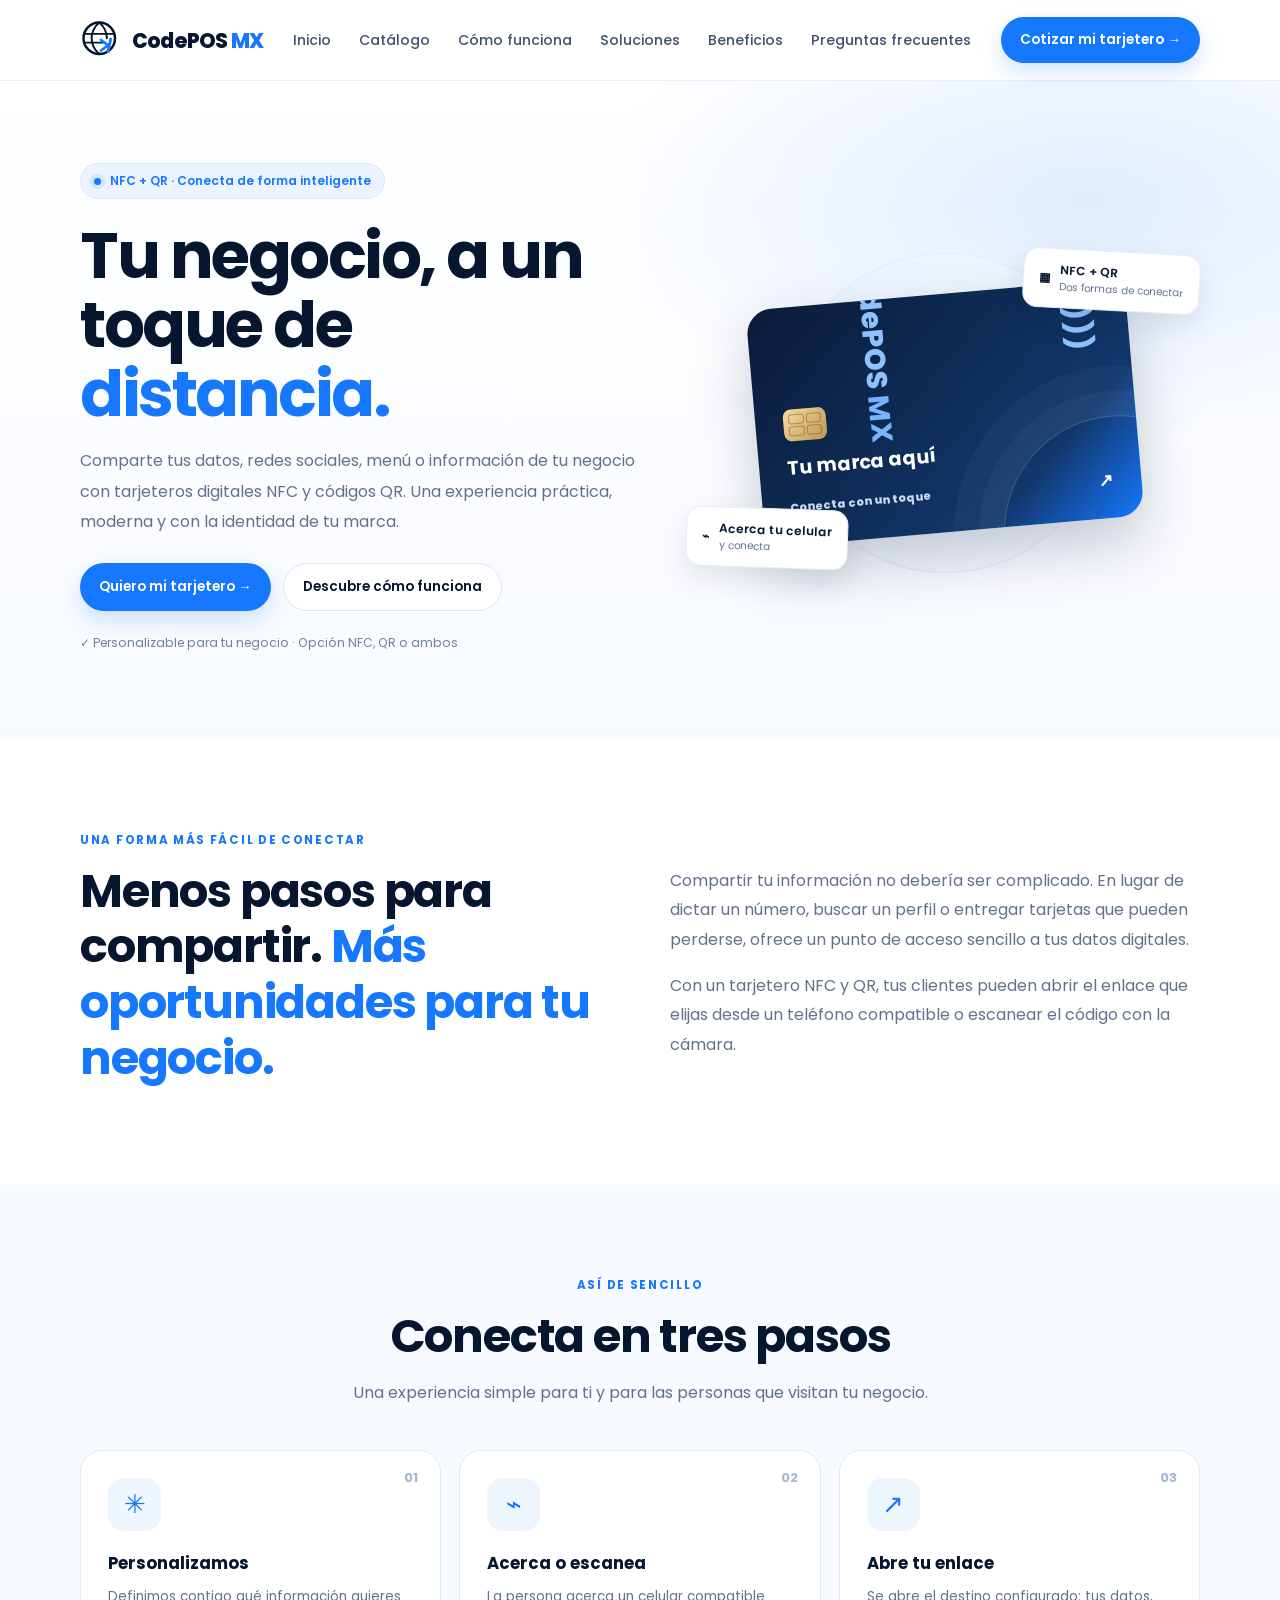
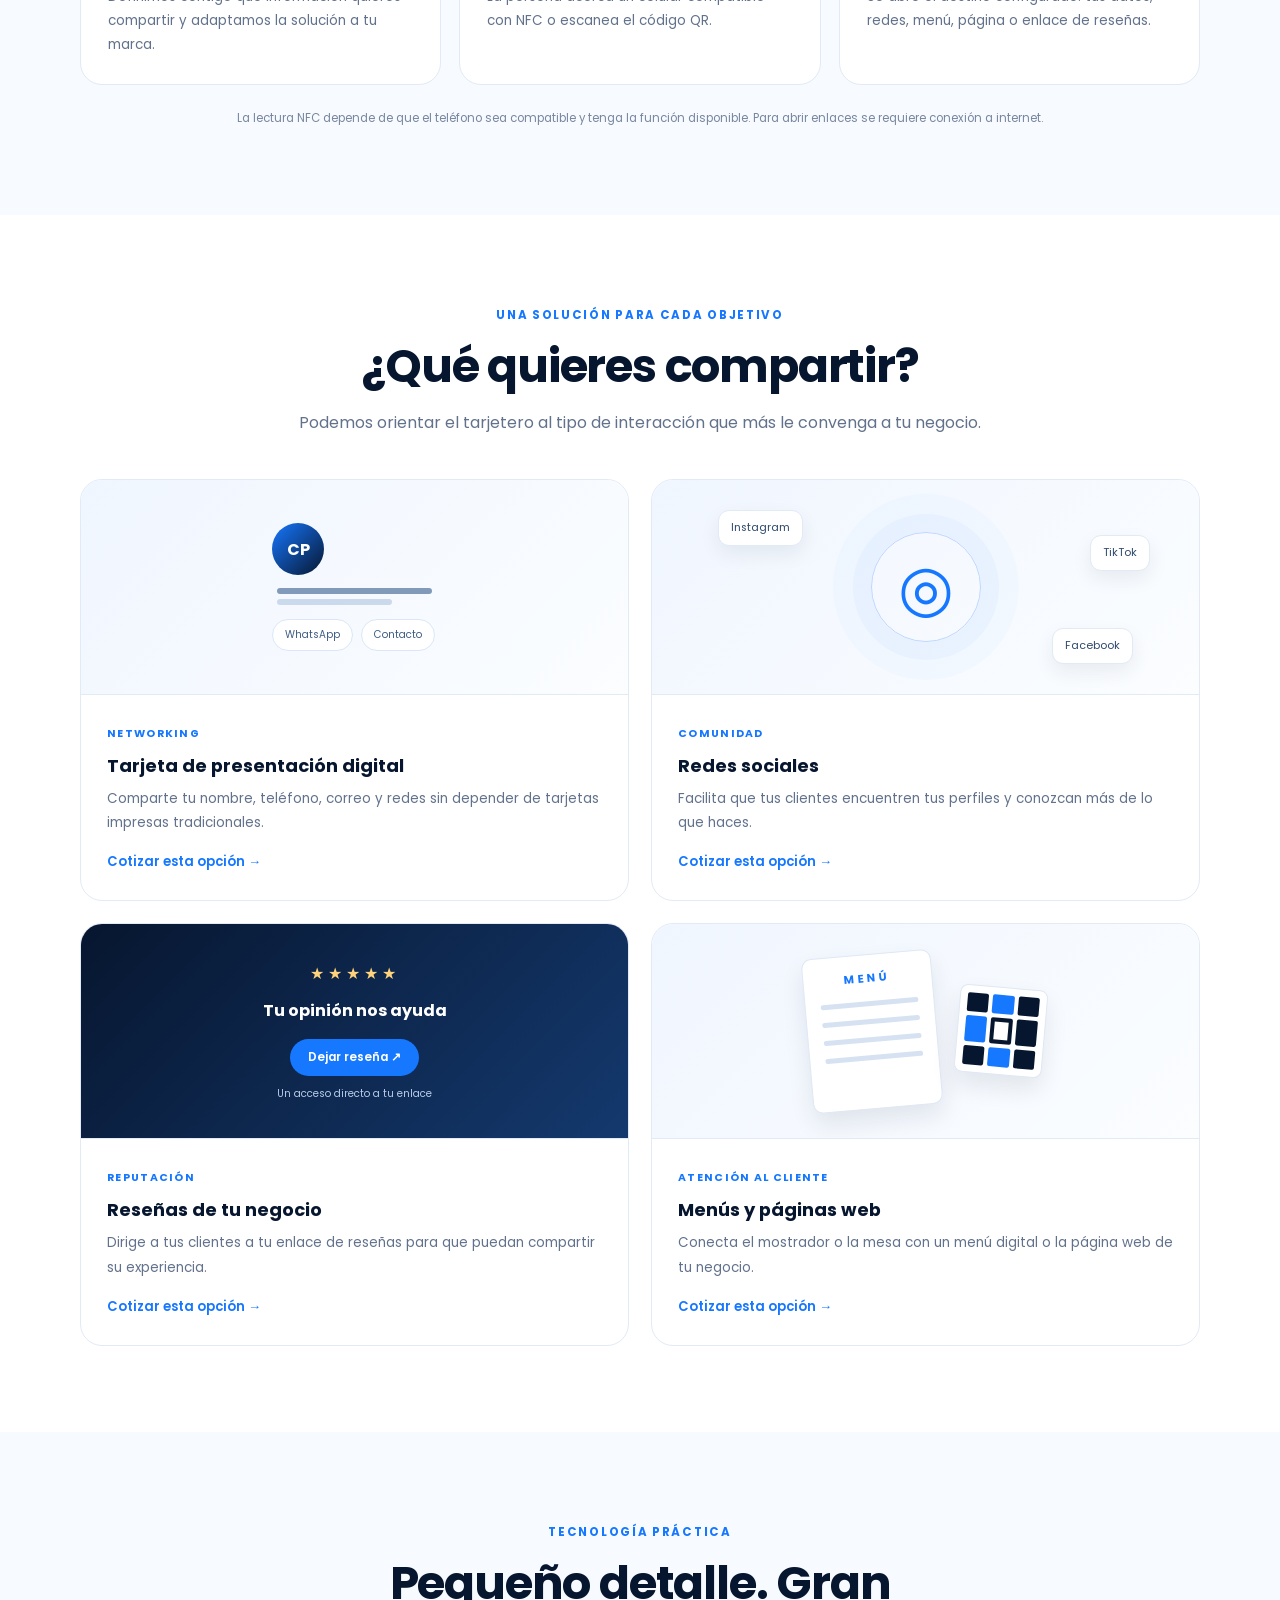
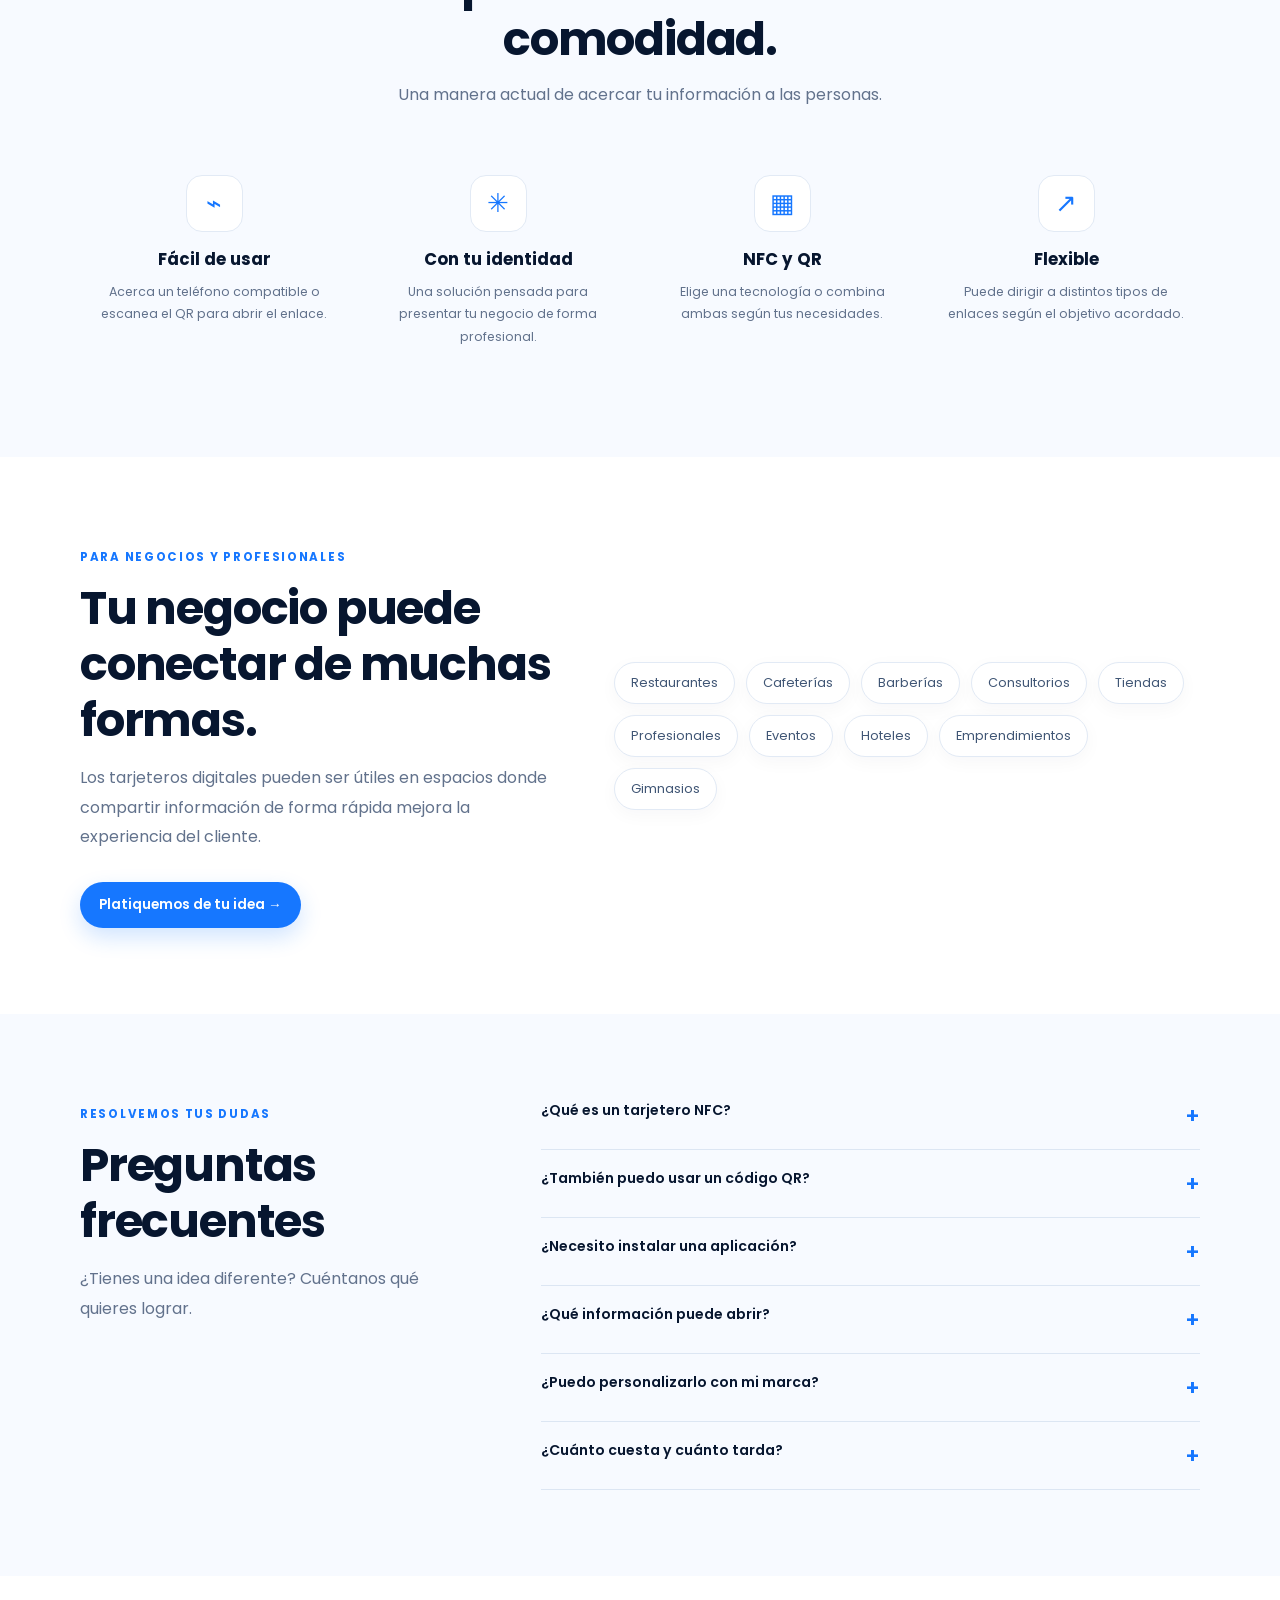
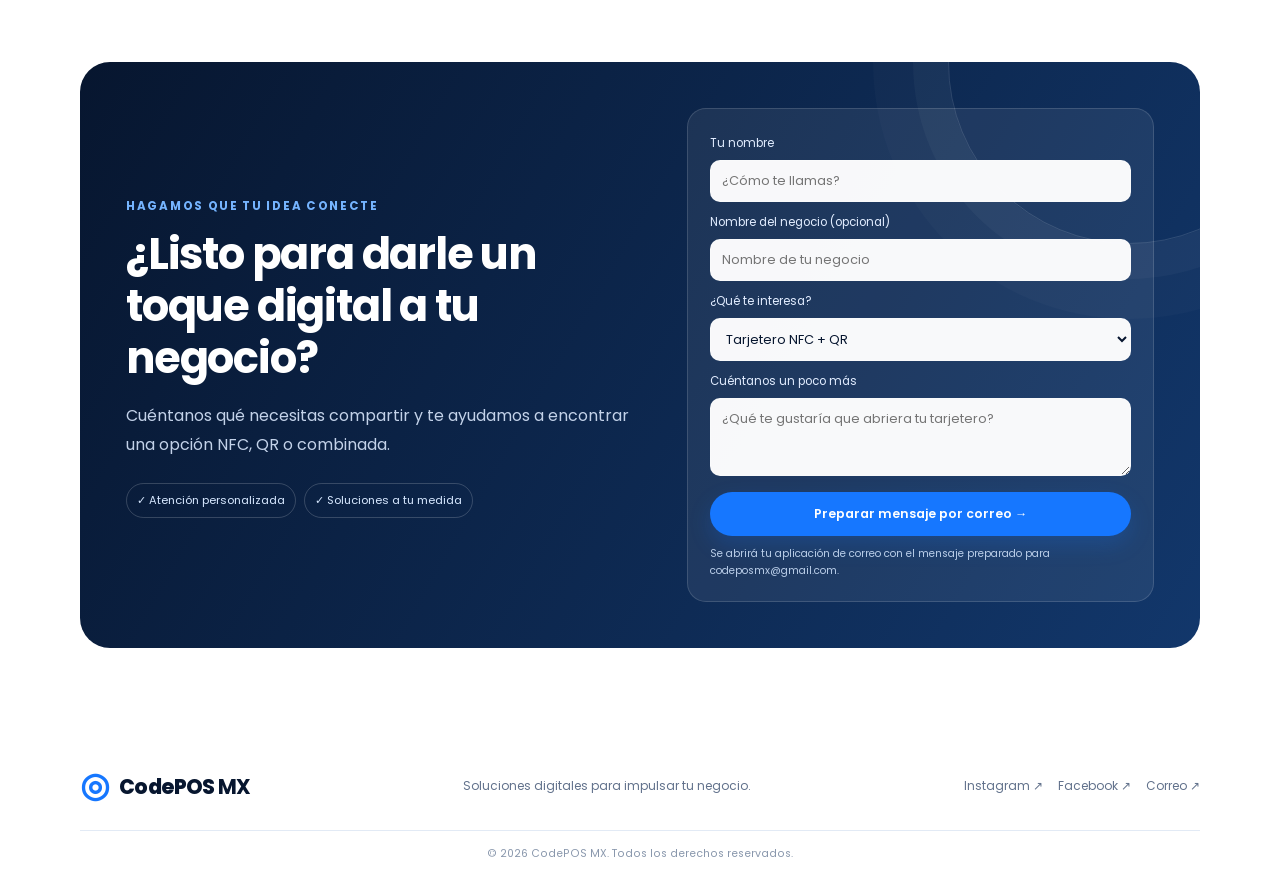
<file: nfc.html>
<!DOCTYPE html>
<html lang="es">
<head>
    <meta charset="UTF-8">
    <meta name="viewport" content="width=device-width, initial-scale=1.0">
    <meta name="description" content="Tarjeteros digitales NFC y QR de CodePOS MX. Comparte tus datos, redes, menú o reseñas con un toque.">
    <meta name="theme-color" content="#07162f">
    <meta property="og:type" content="website">
    <meta property="og:title" content="Tarjeteros NFC y QR | CodePOS MX">
    <meta property="og:description" content="Comparte los datos, redes, menú o enlaces de tu negocio mediante NFC y códigos QR.">
    <meta property="og:url" content="https://altamirano-code.github.io/CodePOSMX-page/nfc.html">
    <meta property="og:image" content="https://altamirano-code.github.io/CodePOSMX-page/public/tarjetero.jpeg">
    <link rel="icon" type="image/svg+xml" href="public/favicon.svg">
    <title>Tarjeteros NFC y QR | CodePOS MX</title>

    <!-- Fuente Poppins -->
    <link rel="preconnect" href="https://fonts.googleapis.com">
    <link rel="preconnect" href="https://fonts.gstatic.com" crossorigin>
    <link rel="stylesheet" href="nfc.css">
    <link href="https://fonts.googleapis.com/css2?family=Poppins:wght@300;400;500;600;700;800&amp;display=swap" rel="stylesheet">

</head>

<body>

    <!-- ========================================
         ENCABEZADO Y MENÚ
    ======================================== -->

    <header class="nav-wrap">
        <nav class="container nav">

            <a class="brand" href="index.html">
                <svg class="brand-mark" viewBox="0 0 48 48" fill="none" aria-hidden="true">
                    <circle cx="22" cy="22" r="18" stroke="#07162f" stroke-width="2.8"/>
                    <path d="M4.8 17h34.4M4.8 27h23.7M22 4c-5.8 5-8.7 11-8.7 18s2.9 13 8.7 18M22 4c5.8 5 8.7 11 8.7 18" stroke="#07162f" stroke-width="2.2" stroke-linecap="round"/>
                    <path d="m24 24 8 6-8 6M35 23l-3 14" stroke="#1677ff" stroke-width="3.2" stroke-linecap="round" stroke-linejoin="round"/>
                </svg>
                <span>CodePOS <span class="mx">MX</span></span>
            </a>

            <button
                class="menu-toggle"
                id="menuToggle"
                aria-label="Abrir menú"
                aria-controls="navLinks"
                aria-expanded="false"
                type="button"
            >
                ☰
            </button>

            <div class="nav-links" id="navLinks">
                <a href="index.html">Inicio</a>
                <a href="catalogo.html">Catálogo</a>
                <a href="#como-funciona">Cómo funciona</a>
                <a href="#soluciones">Soluciones</a>
                <a href="#beneficios">Beneficios</a>
                <a href="#preguntas">Preguntas frecuentes</a>
            </div>

            <a class="nav-cta" href="#contacto">
                Cotizar mi tarjetero →
            </a>

        </nav>
    </header>

    <main>

        <!-- ========================================
             PORTADA
        ======================================== -->

        <section class="hero" id="inicio">
            <div class="container hero-grid">

                <div>
                    <span class="eyebrow">
                        <i></i>
                        NFC + QR · Conecta de forma inteligente
                    </span>

                    <h1>
                        Tu negocio, a un toque de
                        <em>distancia.</em>
                    </h1>

                    <p class="lead">
                        Comparte tus datos, redes sociales, menú o información
                        de tu negocio con tarjeteros digitales NFC y códigos QR.
                        Una experiencia práctica, moderna y con la identidad
                        de tu marca.
                    </p>

                    <div class="actions">
                        <a class="btn primary" href="#contacto">
                            Quiero mi tarjetero →
                        </a>

                        <a class="btn secondary" href="#como-funciona">
                            Descubre cómo funciona
                        </a>
                    </div>

                    <p class="note">
                        ✓ Personalizable para tu negocio · Opción NFC, QR o ambos
                    </p>
                </div>

                <div class="hero-art">

                    <div class="orb"></div>

                    <div class="nfc-card">
                        <div class="card-top">
                            <span>CodePOS <b>MX</b></span>
                            <span>)))</span>
                        </div>

                        <div class="chip">
                            <i></i>
                            <i></i>
                            <i></i>
                            <i></i>
                        </div>

                        <h3>Tu marca aquí</h3>

                        <div class="card-bottom">
                            Conecta con un toque
                            <b>↗</b>
                        </div>
                    </div>

                    <div class="tag tag-one">
                        ⌁
                        <span>
                            Acerca tu celular
                            <small>y conecta</small>
                        </span>
                    </div>

                    <div class="tag tag-two">
                        ▦
                        <span>
                            NFC + QR
                            <small>Dos formas de conectar</small>
                        </span>
                    </div>

                </div>
            </div>
        </section>

        <!-- ========================================
             INTRODUCCIÓN
        ======================================== -->

        <section class="section">
            <div class="container two-col">

                <div>
                    <span class="kicker">
                        Una forma más fácil de conectar
                    </span>

                    <h2>
                        Menos pasos para compartir.
                        <em>Más oportunidades para tu negocio.</em>
                    </h2>
                </div>

                <div class="muted">
                    <p>
                        Compartir tu información no debería ser complicado.
                        En lugar de dictar un número, buscar un perfil o
                        entregar tarjetas que pueden perderse, ofrece un punto
                        de acceso sencillo a tus datos digitales.
                    </p>

                    <p>
                        Con un tarjetero NFC y QR, tus clientes pueden abrir
                        el enlace que elijas desde un teléfono compatible
                        o escanear el código con la cámara.
                    </p>
                </div>

            </div>
        </section>

        <!-- ========================================
             CÓMO FUNCIONA
        ======================================== -->

        <section class="section soft" id="como-funciona">
            <div class="container">

                <div class="heading">
                    <span class="kicker">Así de sencillo</span>
                    <h2>Conecta en tres pasos</h2>

                    <p>
                        Una experiencia simple para ti y para las personas
                        que visitan tu negocio.
                    </p>
                </div>

                <div class="steps">

                    <article>
                        <span class="num">01</span>
                        <div class="icon">✳</div>

                        <h3>Personalizamos</h3>

                        <p>
                            Definimos contigo qué información quieres compartir
                            y adaptamos la solución a tu marca.
                        </p>
                    </article>

                    <article>
                        <span class="num">02</span>
                        <div class="icon">⌁</div>

                        <h3>Acerca o escanea</h3>

                        <p>
                            La persona acerca un celular compatible con NFC
                            o escanea el código QR.
                        </p>
                    </article>

                    <article>
                        <span class="num">03</span>
                        <div class="icon">↗</div>

                        <h3>Abre tu enlace</h3>

                        <p>
                            Se abre el destino configurado: tus datos, redes,
                            menú, página o enlace de reseñas.
                        </p>
                    </article>

                </div>

                <p class="fine">
                    La lectura NFC depende de que el teléfono sea compatible
                    y tenga la función disponible. Para abrir enlaces se
                    requiere conexión a internet.
                </p>

            </div>
        </section>

        <!-- ========================================
             SOLUCIONES
        ======================================== -->

        <section class="section" id="soluciones">
            <div class="container">

                <div class="heading">
                    <span class="kicker">
                        Una solución para cada objetivo
                    </span>

                    <h2>¿Qué quieres compartir?</h2>

                    <p>
                        Podemos orientar el tarjetero al tipo de interacción
                        que más le convenga a tu negocio.
                    </p>
                </div>

                <div class="cards">

                    <!-- Tarjeta de presentación -->

                    <article class="service-card">

                        <div class="visual contact">
                            <div>
                                <div class="avatar">CP</div>
                                <div class="line long"></div>
                                <div class="line"></div>

                                <div class="pills">
                                    <span>WhatsApp</span>
                                    <span>Contacto</span>
                                </div>
                            </div>
                        </div>

                        <div class="card-copy">
                            <small>NETWORKING</small>

                            <h3>Tarjeta de presentación digital</h3>

                            <p>
                                Comparte tu nombre, teléfono, correo y redes
                                sin depender de tarjetas impresas tradicionales.
                            </p>

                            <a
                                href="#contacto"
                                data-interest="Tarjeta de presentación digital"
                            >
                                Cotizar esta opción →
                            </a>
                        </div>

                    </article>

                    <!-- Redes sociales -->

                    <article class="service-card">

                        <div class="visual social">
                            <div class="social-icon">◎</div>

                            <span class="bubble b1">Instagram</span>
                            <span class="bubble b2">Facebook</span>
                            <span class="bubble b3">TikTok</span>
                        </div>

                        <div class="card-copy">
                            <small>COMUNIDAD</small>

                            <h3>Redes sociales</h3>

                            <p>
                                Facilita que tus clientes encuentren tus
                                perfiles y conozcan más de lo que haces.
                            </p>

                            <a
                                href="#contacto"
                                data-interest="Redes sociales"
                            >
                                Cotizar esta opción →
                            </a>
                        </div>

                    </article>

                    <!-- Reseñas -->

                    <article class="service-card">

                        <div class="visual reviews">
                            <div class="stars">★★★★★</div>

                            <strong>Tu opinión nos ayuda</strong>

                            <span class="review-btn">
                                Dejar reseña ↗
                            </span>

                            <small>Un acceso directo a tu enlace</small>
                        </div>

                        <div class="card-copy">
                            <small>REPUTACIÓN</small>

                            <h3>Reseñas de tu negocio</h3>

                            <p>
                                Dirige a tus clientes a tu enlace de reseñas
                                para que puedan compartir su experiencia.
                            </p>

                            <a
                                href="#contacto"
                                data-interest="Reseñas de mi negocio"
                            >
                                Cotizar esta opción →
                            </a>
                        </div>

                    </article>

                    <!-- Menús y páginas web -->

                    <article class="service-card">

                        <div class="visual menu">

                            <div class="menu-sheet">
                                <b>MENÚ</b>
                                <i></i>
                                <i></i>
                                <i></i>
                                <i></i>
                            </div>

                            <div class="qr">
                                <span></span>
                                <span></span>
                                <span></span>
                                <span></span>
                                <span></span>
                                <span></span>
                                <span></span>
                                <span></span>
                                <span></span>
                            </div>

                        </div>

                        <div class="card-copy">
                            <small>ATENCIÓN AL CLIENTE</small>

                            <h3>Menús y páginas web</h3>

                            <p>
                                Conecta el mostrador o la mesa con un menú
                                digital o la página web de tu negocio.
                            </p>

                            <a
                                href="#contacto"
                                data-interest="Menú o página web"
                            >
                                Cotizar esta opción →
                            </a>
                        </div>

                    </article>

                </div>
            </div>
        </section>

        <!-- ========================================
             BENEFICIOS
        ======================================== -->

        <section class="section soft" id="beneficios">
            <div class="container">

                <div class="heading">
                    <span class="kicker">Tecnología práctica</span>

                    <h2>Pequeño detalle. Gran comodidad.</h2>

                    <p>
                        Una manera actual de acercar tu información
                        a las personas.
                    </p>
                </div>

                <div class="benefits">

                    <article>
                        <div class="icon">⌁</div>
                        <h3>Fácil de usar</h3>

                        <p>
                            Acerca un teléfono compatible o escanea el QR
                            para abrir el enlace.
                        </p>
                    </article>

                    <article>
                        <div class="icon">✳</div>
                        <h3>Con tu identidad</h3>

                        <p>
                            Una solución pensada para presentar tu negocio
                            de forma profesional.
                        </p>
                    </article>

                    <article>
                        <div class="icon">▦</div>
                        <h3>NFC y QR</h3>

                        <p>
                            Elige una tecnología o combina ambas según
                            tus necesidades.
                        </p>
                    </article>

                    <article>
                        <div class="icon">↗</div>
                        <h3>Flexible</h3>

                        <p>
                            Puede dirigir a distintos tipos de enlaces
                            según el objetivo acordado.
                        </p>
                    </article>

                </div>
            </div>
        </section>

        <!-- ========================================
             TIPOS DE NEGOCIO
        ======================================== -->

        <section class="section">
            <div class="container use-grid">

                <div>
                    <span class="kicker">
                        Para negocios y profesionales
                    </span>

                    <h2>
                        Tu negocio puede conectar de muchas formas.
                    </h2>

                    <p class="muted">
                        Los tarjeteros digitales pueden ser útiles en espacios
                        donde compartir información de forma rápida mejora
                        la experiencia del cliente.
                    </p>

                    <a class="btn primary" href="#contacto">
                        Platiquemos de tu idea →
                    </a>
                </div>

                <div class="tags">
                    <span>Restaurantes</span>
                    <span>Cafeterías</span>
                    <span>Barberías</span>
                    <span>Consultorios</span>
                    <span>Tiendas</span>
                    <span>Profesionales</span>
                    <span>Eventos</span>
                    <span>Hoteles</span>
                    <span>Emprendimientos</span>
                    <span>Gimnasios</span>
                </div>

            </div>
        </section>

        <!-- ========================================
             PREGUNTAS FRECUENTES
        ======================================== -->

        <section class="section soft" id="preguntas">
            <div class="container faq-grid">

                <div>
                    <span class="kicker">Resolvemos tus dudas</span>

                    <h2>Preguntas frecuentes</h2>

                    <p class="muted">
                        ¿Tienes una idea diferente? Cuéntanos qué quieres lograr.
                    </p>
                </div>

                <div class="faqs">

                    <details>
                        <summary>¿Qué es un tarjetero NFC?</summary>

                        <p>
                            Es una tarjeta o soporte con un chip NFC que permite
                            que un teléfono compatible detecte un enlace al
                            acercarlo. La persona puede necesitar tocar la
                            notificación para abrirlo.
                        </p>
                    </details>

                    <details>
                        <summary>¿También puedo usar un código QR?</summary>

                        <p>
                            Sí. Podemos incluir NFC, QR o ambos. El QR ofrece
                            una alternativa para personas cuyos teléfonos
                            no tengan NFC disponible.
                        </p>
                    </details>

                    <details>
                        <summary>¿Necesito instalar una aplicación?</summary>

                        <p>
                            Normalmente no se necesita una aplicación especial
                            para leer un enlace NFC o QR. El comportamiento
                            puede variar según el dispositivo.
                        </p>
                    </details>

                    <details>
                        <summary>¿Qué información puede abrir?</summary>

                        <p>
                            Puede dirigir a una tarjeta de contacto, redes
                            sociales, menú digital, página de reseñas u otro
                            enlace acordado.
                        </p>
                    </details>

                    <details>
                        <summary>¿Puedo personalizarlo con mi marca?</summary>

                        <p>
                            Podemos revisar las opciones de personalización
                            disponibles según el tipo de tarjetero y la cantidad
                            que necesites.
                        </p>
                    </details>

                    <details>
                        <summary>¿Cuánto cuesta y cuánto tarda?</summary>

                        <p>
                            El precio y el tiempo dependen del tipo de producto,
                            personalización y cantidad. Escríbenos para preparar
                            una cotización.
                        </p>
                    </details>

                </div>
            </div>
        </section>

        <!-- ========================================
             CONTACTO
        ======================================== -->

        <section class="section" id="contacto">
            <div class="container">

                <div class="contact-panel">

                    <div>
                        <span class="kicker">
                            Hagamos que tu idea conecte
                        </span>

                        <h2>
                            ¿Listo para darle un toque digital a tu negocio?
                        </h2>

                        <p>
                            Cuéntanos qué necesitas compartir y te ayudamos
                            a encontrar una opción NFC, QR o combinada.
                        </p>

                        <div class="contact-points">
                            <span>✓ Atención personalizada</span>
                            <span>✓ Soluciones a tu medida</span>
                        </div>
                    </div>

                    <form id="contactForm">

                        <label for="name">Tu nombre</label>

                        <input
                            id="name"
                            name="name"
                            type="text"
                            required
                            placeholder="¿Cómo te llamas?"
                        >

                        <label for="business">
                            Nombre del negocio (opcional)
                        </label>

                        <input
                            id="business"
                            name="business"
                            type="text"
                            placeholder="Nombre de tu negocio"
                        >

                        <label for="interest">¿Qué te interesa?</label>

                        <select id="interest" name="interest">
                            <option>Tarjetero NFC + QR</option>
                            <option>Tarjeta de presentación digital</option>
                            <option>Redes sociales</option>
                            <option>Reseñas de mi negocio</option>
                            <option>Menú o página web</option>
                            <option>Quiero asesoría</option>
                        </select>

                        <label for="message">Cuéntanos un poco más</label>

                        <textarea
                            id="message"
                            name="message"
                            rows="3"
                            placeholder="¿Qué te gustaría que abriera tu tarjetero?"
                        ></textarea>

                        <button class="btn primary submit" type="submit">
                            Preparar mensaje por correo →
                        </button>

                        <p class="form-note">
                            Se abrirá tu aplicación de correo con el mensaje
                            preparado para codeposmx@gmail.com.
                        </p>

                    </form>
                </div>
            </div>
        </section>

    </main>

    <!-- ========================================
         PIE DE PÁGINA
    ======================================== -->

    <footer>
        <div class="container footer-inner">

            <a class="brand" href="#inicio">
                <span class="globe">◎</span>
                <span>CodePOS <b>MX</b></span>
            </a>

            <p>
                Soluciones digitales para impulsar tu negocio.
            </p>

            <div class="social-links">
                <a
                    href="https://www.instagram.com/codeposmx/?hl=es-lam"
                    target="_blank"
                    rel="noopener"
                >
                    Instagram ↗
                </a>

                <a
                    href="https://www.facebook.com/profile.php?id=61595543454633"
                    target="_blank"
                    rel="noopener"
                >
                    Facebook ↗
                </a>

                <a href="mailto:codeposmx@gmail.com">
                    Correo ↗
                </a>
            </div>

        </div>

        <div class="container copyright">
            © <span id="year"></span> CodePOS MX. Todos los derechos reservados.
        </div>
    </footer>

    <!-- ========================================
         JAVASCRIPT INCORPORADO
    ======================================== -->

    <script>
        // ========================================
        // MENÚ PARA DISPOSITIVOS MÓVILES
        // ========================================

        const toggle = document.getElementById("menuToggle");
        const links = document.getElementById("navLinks");

        if (toggle && links) {
            const setMenuOpen = (open) => {
                links.classList.toggle("open", open);
                toggle.setAttribute("aria-expanded", String(open));
                toggle.setAttribute("aria-label", open ? "Cerrar menú" : "Abrir menú");
                toggle.textContent = open ? "×" : "☰";
            };
            toggle.addEventListener("click", () => {
                setMenuOpen(toggle.getAttribute("aria-expanded") !== "true");
            });

            // Cierra el menú cuando se selecciona una sección.
            links.querySelectorAll("a").forEach((a) => {
                a.addEventListener("click", () => {
                    setMenuOpen(false);
                });
            });
            document.addEventListener("keydown", (event) => {
                if (event.key === "Escape") setMenuOpen(false);
            });
        }

        // ========================================
        // AÑO AUTOMÁTICO DEL PIE DE PÁGINA
        // ========================================

        const year = document.getElementById("year");

        if (year) {
            year.textContent = new Date().getFullYear();
        }

        if ("IntersectionObserver" in window && !window.matchMedia("(prefers-reduced-motion: reduce)").matches) {
            const observer = new IntersectionObserver((entries) => entries.forEach((entry) => {
                if (entry.isIntersecting) {
                    entry.target.classList.add("is-visible");
                    observer.unobserve(entry.target);
                }
            }), { threshold: 0.12 });
            document.querySelectorAll("main .heading, main .two-col, main .steps, main .cards, main .benefits, main .use-grid, main .faq-grid, main .contact-panel").forEach((element) => {
                element.classList.add("js-reveal");
                observer.observe(element);
            });
        }

        // ========================================
        // SELECCIÓN AUTOMÁTICA DE LA SOLUCIÓN
        // ========================================

        document.querySelectorAll("[data-interest]").forEach((a) => {
            a.addEventListener("click", () => {
                const select = document.getElementById("interest");
                const value = a.dataset.interest;

                if (
                    select &&
                    [...select.options].some((option) => option.text === value)
                ) {
                    select.value = value;
                }
            });
        });

        // ========================================
        // FORMULARIO DE CONTACTO
        // ========================================

        const contactForm = document.getElementById("contactForm");

        if (contactForm) {
            contactForm.addEventListener("submit", (event) => {
                event.preventDefault();

                const formData = new FormData(event.currentTarget);

                const subject = encodeURIComponent(
                    "Información sobre tarjeteros NFC/QR - " +
                    formData.get("interest")
                );

                const body = encodeURIComponent(
                    `Hola CodePOS MX,\n\n` +
                    `Me interesa recibir información sobre: ${formData.get("interest")}.\n\n` +
                    `Nombre: ${formData.get("name")}\n` +
                    `Negocio: ${formData.get("business") || "No indicado"}\n` +
                    `Detalles: ${formData.get("message") || "Me gustaría conocer las opciones disponibles."}\n\n` +
                    `Enviado desde la página de tarjeteros NFC y QR.`
                );

                // Abre el programa de correo con el mensaje preparado.
                window.location.href =
                    `mailto:codeposmx@gmail.com?subject=${subject}&body=${body}`;
            });
        }
    </script>

</body>
</html>
</file>
<file: nfc.css>
:root {
            --navy: #07162f;
            --navy2: #10264a;
            --blue: #1677ff;
            --pale: #edf5ff;
            --text: #172b4d;
            --muted: #62728c;
            --line: #e2eaf5;
            --shadow: 0 18px 55px rgba(7, 22, 47, 0.09);
            --radius: 22px;
        }

        * {
            box-sizing: border-box;
        }

        html {
            scroll-behavior: smooth;
            scroll-padding-top: 90px;
        }

        body {
            margin: 0;
            font-family: "Poppins", sans-serif;
            color: var(--text);
            background: #fff;
        }

        a {
            color: inherit;
            text-decoration: none;
        }

        button,
        input,
        select,
        textarea {
            font: inherit;
        }

        .container {
            width: min(1120px, calc(100% - 40px));
            margin: auto;
        }

        /* ========================================
           NAVEGACIÓN
        ======================================== */

        .nav-wrap {
            position: sticky;
            top: 0;
            z-index: 20;
            background: #ffffffed;
            backdrop-filter: blur(14px);
            border-bottom: 1px solid #e2eaf5cc;
        }

        .nav {
            min-height: 80px;
            display: flex;
            align-items: center;
            justify-content: space-between;
            gap: 20px;
        }

        .brand { 
            display: inline-flex;
            align-items: center; 
            gap: 10px; font-size: 1.28rem;
            font-weight: 800; 
            letter-spacing: -.8px;
            white-space: nowrap;
            color: var(--navy);
        }
        .brand .mx { 
            color: var(--blue); 
        }
        .brand-mark { 
            width: 42px; 
            height: 42px; 
            flex: 0 0 auto;
        }

        .globe {
            font-size: 2.1rem;
            color: var(--blue);
        }

        .nav-links { 
            display: flex;
            align-items: center; 
            gap: 28px; font-size: .88rem;
            font-weight: 500;
            color: #41516b;
        }

        .nav-links a:hover,
        footer a:hover {
            color: var(--blue);
        }

        .nav-cta,
        .btn {
            display: inline-flex;
            align-items: center;
            justify-content: center;
            gap: 8px;
            border-radius: 99px;
            padding: 13px 19px;
            font-size: 0.85rem;
            font-weight: 600;
            transition: 0.2s;
        }

        .nav-cta,
        .primary {
            background: var(--blue);
            color: white;
            box-shadow: 0 9px 22px #1677ff33;
            border: 0;
        }

        .btn:hover,
        .nav-cta:hover {
            transform: translateY(-2px);
            box-shadow: 0 13px 28px #1677ff40;
        }

        .secondary {
            background: #fff;
            border: 1px solid #dce6f3;
            color: var(--navy);
        }

        .menu-toggle {
            display: none;
            background: white;
            border: 1px solid var(--line);
            border-radius: 12px;
            padding: 8px 12px;
            color: var(--navy);
        }

        /* ========================================
           PORTADA
        ======================================== */

        .hero {
            padding: 82px 0 76px;
            overflow: hidden;
            background:
                radial-gradient(
                    ellipse at 85% 18%,
                    #1677ff20,
                    transparent 32%
                ),
                linear-gradient(#fff, #f7faff);
            position: relative;
        }

        .hero-grid {
            display: grid;
            grid-template-columns: 1.05fr 0.95fr;
            align-items: center;
            gap: 45px;
        }

        .eyebrow {
            display: inline-flex;
            align-items: center;
            gap: 9px;
            padding: 8px 13px;
            background: #eaf3ff;
            border: 1px solid #d7e8ff;
            border-radius: 99px;
            color: var(--blue);
            font-size: 0.75rem;
            font-weight: 600;
        }

        .eyebrow i {
            width: 7px;
            height: 7px;
            border-radius: 50%;
            background: var(--blue);
            box-shadow: 0 0 0 4px #1677ff20;
        }

        h1 {
            font-size: clamp(2.7rem, 5vw, 4.45rem);
            line-height: 1.08;
            letter-spacing: -2.5px;
            color: var(--navy);
            margin: 22px 0 18px;
        }

        h1 em,
        h2 em {
            font-style: normal;
            color: var(--blue);
        }

        .lead {
            font-size: 1rem;
            line-height: 1.9;
            color: var(--muted);
            margin: 0 0 25px;
            max-width: 580px;
        }

        .actions {
            display: flex;
            flex-wrap: wrap;
            gap: 12px;
        }

        .note {
            font-size: 0.76rem;
            color: #71809a;
            margin-top: 23px;
        }

        /* Ilustración de la tarjeta NFC */

        .hero-art {
            min-height: 400px;
            position: relative;
            display: grid;
            place-items: center;
        }

        .orb {
            position: absolute;
            width: 320px;
            height: 320px;
            border-radius: 50%;
            background: linear-gradient(145deg, #eaf4ff, #f8fbff);
            border: 1px solid #e0edff;
        }

        .nfc-card {
            position: relative;
            z-index: 1;
            width: min(100%, 380px);
            min-height: 235px;
            padding: 25px 28px;
            border-radius: 25px;
            background: linear-gradient(
                135deg,
                #0a1b38,
                #12376b 75%,
                #1677ff
            );
            color: white;
            box-shadow: 0 25px 60px #07162f38;
            transform: rotate(-5deg);
            overflow: hidden;
        }

        .nfc-card:after {
            content: "";
            position: absolute;
            width: 230px;
            height: 230px;
            right: -90px;
            bottom: -130px;
            border: 1px solid #ffffff30;
            border-radius: 50%;
            box-shadow:
                0 0 0 25px #ffffff08,
                0 0 0 50px #ffffff08;
        }

        .card-top,
        .card-bottom {
            display: flex;
            align-items: center;
            justify-content: space-between;
            position: relative;
            z-index: 1;
            font-weight: 800;
        }

        .card-top b {
            color: #75b4ff;
        }

        .card-top span {
            font-size: 1.8rem;
            color: #8ec2ff;
            transform: rotate(90deg);
        }

        .chip {
            margin-top: 34px;
            width: 43px;
            height: 32px;
            border-radius: 8px;
            background: linear-gradient(135deg, #f7dba0, #bd9653);
            display: grid;
            grid-template-columns: 1fr 1fr;
            gap: 2px;
            padding: 5px;
        }

        .chip i {
            border: 1px solid #765b2d80;
            border-radius: 3px;
        }

        .nfc-card h3 {
            position: relative;
            z-index: 1;
            margin: 12px 0;
            font-size: 1.2rem;
        }

        .card-bottom {
            font-size: 0.7rem;
            color: #c9dcf6;
        }

        .card-bottom b {
            color: #fff;
            font-size: 1.1rem;
        }

        .tag {
            position: absolute;
            z-index: 2;
            display: flex;
            align-items: center;
            gap: 10px;
            background: #fff;
            border: 1px solid #e6eef8;
            border-radius: 15px;
            padding: 12px 15px;
            box-shadow: 0 12px 30px #07162f1a;
            font-size: 0.75rem;
            font-weight: 600;
            color: var(--navy);
        }

        .tag:first-letter {
            color: var(--blue);
        }

        .tag small {
            display: block;
            color: var(--muted);
            font-size: 0.65rem;
            font-weight: 400;
        }

        .tag-one {
            left: -3px;
            bottom: 45px;
            transform: rotate(2deg);
        }

        .tag-two {
            right: 0;
            top: 38px;
            transform: rotate(3deg);
        }

        /* ========================================
           SECCIONES GENERALES
        ======================================== */

        .section {
            padding: 86px 0;
        }

        .soft {
            background: #f7faff;
        }

        .two-col {
            display: grid;
            grid-template-columns: 1fr 1fr;
            gap: 60px;
            align-items: center;
        }

        .kicker {
            color: var(--blue);
            font-size: 0.73rem;
            text-transform: uppercase;
            letter-spacing: 1.7px;
            font-weight: 700;
        }

        h2 {
            font-size: clamp(2rem, 4vw, 2.9rem);
            line-height: 1.2;
            letter-spacing: -1.2px;
            color: var(--navy);
            margin: 12px 0 14px;
        }

        .muted,
        .two-col p,
        .heading p,
        .use-grid p {
            color: var(--muted);
            line-height: 1.85;
        }

        .two-col p + p {
            margin-top: 12px;
        }

        .heading {
            text-align: center;
            max-width: 700px;
            margin: 0 auto 42px;
        }

        .heading p {
            margin: 0;
        }

        /* ========================================
           CÓMO FUNCIONA
        ======================================== */

        .steps {
            display: grid;
            grid-template-columns: repeat(3, 1fr);
            gap: 18px;
        }

        .steps article {
            position: relative;
            background: white;
            border: 1px solid var(--line);
            border-radius: var(--radius);
            padding: 27px;
        }

        .num {
            position: absolute;
            right: 22px;
            top: 18px;
            color: #a5b8d2;
            font-weight: 700;
            font-size: 0.8rem;
        }

        .icon {
            width: 53px;
            height: 53px;
            display: grid;
            place-items: center;
            border-radius: 16px;
            background: var(--pale);
            color: var(--blue);
            font-size: 1.6rem;
            margin-bottom: 20px;
        }

        .steps h3,
        .service-card h3,
        .benefits h3 {
            color: var(--navy);
            margin: 0 0 9px;
            font-size: 1.04rem;
        }

        .steps p,
        .service-card p,
        .benefits p {
            color: var(--muted);
            font-size: 0.84rem;
            line-height: 1.8;
            margin: 0;
        }

        .fine {
            text-align: center;
            color: #78879e;
            font-size: 0.72rem;
            line-height: 1.7;
            max-width: 850px;
            margin: 24px auto 0;
        }

        /* ========================================
           SOLUCIONES Y TARJETAS
        ======================================== */

        .cards {
            display: grid;
            grid-template-columns: repeat(2, minmax(0, 1fr));
            gap: 22px;
        }

        .service-card {
            border: 1px solid var(--line);
            border-radius: var(--radius);
            overflow: hidden;
            background: white;
            transition:
                transform 0.25s,
                box-shadow 0.25s,
                border-color 0.25s;
        }

        .service-card:hover {
            transform: translateY(-5px);
            border-color: #c4dcff;
            box-shadow: var(--shadow);
        }

        .visual {
            height: 215px;
            display: flex;
            align-items: center;
            justify-content: center;
            position: relative;
            overflow: hidden;
            background: linear-gradient(135deg, #f0f6ff, #fbfdff);
            border-bottom: 1px solid var(--line);
        }

        .card-copy {
            padding: 24px 26px 27px;
        }

        .card-copy small {
            color: var(--blue);
            font-size: 0.67rem;
            font-weight: 700;
            letter-spacing: 1.3px;
        }

        .card-copy h3 {
            font-size: 1.12rem;
            margin: 8px 0;
        }

        .card-copy a {
            display: inline-block;
            color: var(--blue);
            font-size: 0.82rem;
            font-weight: 600;
            margin-top: 17px;
        }

        /* Tarjeta de contacto */

        .avatar {
            width: 52px;
            height: 52px;
            border-radius: 50%;
            display: grid;
            place-items: center;
            color: white;
            font-weight: 700;
            background: linear-gradient(135deg, #1677ff, #07162f);
            margin-bottom: 13px;
        }

        .line {
            height: 6px;
            width: 115px;
            border-radius: 99px;
            background: #cbd9ec;
            margin: 5px;
        }

        .line.long {
            width: 155px;
            background: #829ab9;
        }

        .pills {
            display: flex;
            gap: 8px;
            margin-top: 14px;
        }

        .pills span {
            background: white;
            border: 1px solid #dbe7f7;
            border-radius: 99px;
            padding: 7px 12px;
            color: #3f5d83;
            font-size: 0.64rem;
        }

        /* Redes sociales */

        .social-icon {
            width: 110px;
            height: 110px;
            border: 1px solid #bed7ff;
            border-radius: 50%;
            display: grid;
            place-items: center;
            color: #1677ff;
            font-size: 4rem;
            box-shadow:
                0 0 0 18px #1677ff09,
                0 0 0 38px #1677ff06;
        }

        .bubble {
            position: absolute;
            padding: 9px 12px;
            background: white;
            border: 1px solid var(--line);
            border-radius: 11px;
            box-shadow: 0 8px 20px #07162f12;
            font-size: 0.68rem;
            color: #314b6e;
        }

        .b1 {
            top: 30px;
            left: 12%;
        }

        .b2 {
            bottom: 30px;
            right: 12%;
        }

        .b3 {
            top: 55px;
            right: 9%;
        }

        /* Reseñas */

        .reviews {
            flex-direction: column;
            background: linear-gradient(135deg, #07162f, #14396e);
            color: white;
        }

        .stars {
            color: #ffd37b;
            letter-spacing: 4px;
            margin-bottom: 12px;
        }

        .reviews strong {
            font-size: 1rem;
        }

        .review-btn {
            margin-top: 16px;
            border-radius: 99px;
            background: #1677ff;
            padding: 10px 18px;
            font-size: 0.74rem;
            font-weight: 600;
        }

        .reviews small {
            margin-top: 10px;
            color: #b6cbe7;
            font-size: 0.64rem;
        }

        /* Menú y código QR */

        .menu {
            gap: 20px;
        }

        .menu-sheet {
            width: 130px;
            height: 155px;
            padding: 15px;
            background: white;
            border: 1px solid #dfe8f5;
            border-radius: 10px;
            box-shadow: 0 12px 25px #07162f17;
            transform: rotate(-5deg);
        }

        .menu-sheet b {
            display: block;
            text-align: center;
            color: var(--blue);
            letter-spacing: 3px;
            font-size: 0.7rem;
            margin-bottom: 14px;
        }

        .menu-sheet i {
            display: block;
            height: 5px;
            border-radius: 8px;
            background: #d6e2f2;
            margin: 13px 0;
        }

        .qr {
            width: 88px;
            height: 88px;
            padding: 7px;
            display: grid;
            grid-template-columns: repeat(3, 1fr);
            gap: 4px;
            background: white;
            border: 1px solid #dfe8f5;
            border-radius: 8px;
            box-shadow: 0 12px 25px #07162f17;
            transform: rotate(5deg);
        }

        .qr span {
            background: #07162f;
            border-radius: 2px;
        }

        .qr span:nth-child(2),
        .qr span:nth-child(4),
        .qr span:nth-child(8) {
            background: #1677ff;
        }

        .qr span:nth-child(5) {
            background: white;
            border: 4px solid #07162f;
        }

        /* ========================================
           BENEFICIOS
        ======================================== */

        .benefits {
            display: grid;
            grid-template-columns: repeat(4, 1fr);
            gap: 16px;
        }

        .benefits article {
            text-align: center;
            padding: 23px 15px;
        }

        .benefits .icon {
            margin: 0 auto 15px;
            background: white;
            border: 1px solid var(--line);
            width: 57px;
            height: 57px;
        }

        .benefits p {
            font-size: 0.78rem;
        }

        /* ========================================
           TIPOS DE NEGOCIO
        ======================================== */

        .use-grid {
            display: grid;
            grid-template-columns: 0.9fr 1.1fr;
            gap: 55px;
            align-items: center;
        }

        .use-grid .btn {
            margin-top: 14px;
        }

        .tags {
            display: flex;
            flex-wrap: wrap;
            gap: 11px;
        }

        .tags span {
            padding: 11px 16px;
            border: 1px solid var(--line);
            border-radius: 99px;
            background: #fff;
            color: #405675;
            font-size: 0.8rem;
            box-shadow: 0 5px 18px #07162f09;
        }

        /* ========================================
           PREGUNTAS FRECUENTES
        ======================================== */

        .faq-grid {
            display: grid;
            grid-template-columns: 0.75fr 1.25fr;
            gap: 65px;
            align-items: start;
        }

        .faqs details {
            border-bottom: 1px solid #dce6f3;
            padding: 18px 0;
        }

        .faqs details:first-child {
            padding-top: 0;
        }

        .faqs summary {
            list-style: none;
            cursor: pointer;
            display: flex;
            justify-content: space-between;
            gap: 20px;
            color: var(--navy);
            font-weight: 600;
            font-size: 0.88rem;
        }

        .faqs summary::-webkit-details-marker {
            display: none;
        }

        .faqs summary:after {
            content: "+";
            color: var(--blue);
            font-size: 1.3rem;
        }

        .faqs details[open] summary:after {
            content: "−";
        }

        .faqs details p {
            color: var(--muted);
            font-size: 0.84rem;
            line-height: 1.8;
            margin: 12px 25px 0 0;
        }

        /* ========================================
           CONTACTO
        ======================================== */

        .contact-panel {
            position: relative;
            overflow: hidden;
            background: linear-gradient(120deg, #07162f, #12376b);
            border-radius: 30px;
            padding: 46px;
            display: grid;
            grid-template-columns: 1fr 0.9fr;
            gap: 42px;
            align-items: center;
            color: white;
        }

        .contact-panel:after {
            content: "";
            position: absolute;
            right: -110px;
            top: -180px;
            width: 360px;
            height: 360px;
            border: 1px solid #ffffff22;
            border-radius: 50%;
            box-shadow:
                0 0 0 35px #ffffff08,
                0 0 0 75px #ffffff05;
            pointer-events: none;
        }

        .contact-panel .kicker {
            color: #75b4ff;
        }

        .contact-panel h2 {
            color: white;
            font-size: clamp(2rem, 3.5vw, 2.7rem);
        }

        .contact-panel p {
            color: #c3d2e9;
            line-height: 1.85;
        }

        .contact-points {
            display: flex;
            flex-wrap: wrap;
            gap: 8px;
            margin-top: 23px;
        }

        .contact-points span {
            font-size: 0.7rem;
            color: #d7e8ff;
            border: 1px solid #ffffff2e;
            padding: 8px 10px;
            border-radius: 99px;
        }

        .contact-panel form {
            position: relative;
            z-index: 1;
            padding: 22px;
            background: #ffffff12;
            border: 1px solid #ffffff24;
            border-radius: 19px;
            display: grid;
            gap: 8px;
        }

        .contact-panel label {
            font-size: 0.72rem;
            color: #e2edff;
            margin-top: 4px;
        }

        .contact-panel input,
        .contact-panel select,
        .contact-panel textarea {
            width: 100%;
            border: 1px solid #ffffff33;
            border-radius: 10px;
            background: #fffffff7;
            padding: 11px;
            color: var(--navy);
            font-size: 0.8rem;
            outline: none;
        }

        .contact-panel textarea {
            resize: vertical;
        }

        .submit {
            width: 100%;
            margin-top: 8px;
            font-size: 0.77rem;
        }

        .form-note {
            font-size: 0.65rem !important;
            line-height: 1.6 !important;
            color: #b8cce7 !important;
            margin: 2px 0 0 !important;
        }

        /* ========================================
           PIE DE PÁGINA
        ======================================== */

        footer {
            padding: 27px 0 17px;
        }

        .footer-inner {
            display: flex;
            align-items: center;
            justify-content: space-between;
            gap: 18px;
            color: var(--muted);
            font-size: 0.75rem;
        }

        .footer-inner p {
            margin: 0;
        }

        .social-links {
            display: flex;
            gap: 15px;
            flex-wrap: wrap;
        }

        .copyright {
            text-align: center;
            margin-top: 19px;
            padding-top: 15px;
            border-top: 1px solid var(--line);
            font-size: 0.67rem;
            color: #8a98ad;
        }

        /* ========================================
           DISEÑO RESPONSIVO: TABLET
        ======================================== */

        @media (max-width: 950px) {
            .nav-links {
                gap: 12px;
                font-size: 0.75rem;
            }

            .nav-cta {
                font-size: 0.76rem;
                padding: 11px 13px;
            }

            .hero-grid {
                gap: 25px;
            }

            .benefits {
                grid-template-columns: repeat(2, 1fr);
            }

            .contact-panel {
                padding: 32px;
                gap: 25px;
            }

            .faq-grid {
                gap: 38px;
            }
        }

        /* ========================================
           DISEÑO RESPONSIVO: CELULARES
        ======================================== */

        @media (max-width: 740px) {
            .container {
                width: min(100% - 30px, 560px);
            }

            .nav {
                min-height: 70px;
            }

            .brand {
                font-size: 1.05rem;
            }

            .globe {
                font-size: 1.8rem;
            }

            .menu-toggle {
                display: block;
            }

            .nav-cta {
                display: none;
            }

            .nav-links {
                display: none;
                position: absolute;
                top: 67px;
                left: 15px;
                right: 15px;
                padding: 13px;
                background: white;
                border: 1px solid var(--line);
                border-radius: 16px;
                box-shadow: var(--shadow);
                flex-direction: column;
                gap: 0;
            }

            .nav-links.open {
                display: flex;
            }

            .nav-links a {
                padding: 12px 8px;
            }

            .hero {
                padding: 53px 0 40px;
            }

            .hero-grid {
                grid-template-columns: 1fr;
                gap: 0;
            }

            h1 {
                font-size: clamp(2.55rem, 12vw, 3.6rem);
                letter-spacing: -1.8px;
            }

            .lead {
                font-size: 0.93rem;
            }

            .hero-art {
                min-height: 330px;
                transform: scale(0.9);
                margin: -3px -12px 0;
            }

            .orb {
                width: 270px;
                height: 270px;
            }

            .nfc-card {
                max-width: 330px;
            }

            .tag-one {
                left: 0;
                bottom: 20px;
            }

            .tag-two {
                right: 0;
                top: 17px;
            }

            .section {
                padding: 65px 0;
            }

            .two-col,
            .use-grid,
            .faq-grid {
                grid-template-columns: 1fr;
                gap: 22px;
            }

            .heading {
                margin-bottom: 30px;
            }

            .steps {
                grid-template-columns: 1fr;
            }

            .cards {
                grid-template-columns: 1fr;
            }

            .visual {
                height: 200px;
            }

            .benefits {
                gap: 3px;
            }

            .benefits article {
                padding: 17px 7px;
            }

            .tags {
                gap: 8px;
            }

            .tags span {
                font-size: 0.73rem;
                padding: 9px 12px;
            }

            .contact-panel {
                grid-template-columns: 1fr;
                padding: 27px 19px;
                border-radius: 24px;
                gap: 24px;
            }

            .contact-panel form {
                padding: 17px;
            }

            .footer-inner {
                flex-direction: column;
                text-align: center;
            }

            .social-links {
                justify-content: center;
            }
        }

        :where(a, button, input, select, textarea, summary):focus-visible {
            outline: 3px solid #1677ff;
            outline-offset: 3px;
        }

        .nav-links a,
        .social-links a {
            transition: color 0.18s ease;
        }

        .js-reveal {
            opacity: 0;
            transform: translateY(16px);
            transition: opacity 0.55s ease, transform 0.55s ease;
        }

        .js-reveal.is-visible {
            opacity: 1;
            transform: translateY(0);
        }

        @media (max-width: 860px) {
            .nav { position: relative; }
            .nav-cta { display: none; }
            .menu-toggle { display: block; cursor: pointer; }
            .nav-links { display: none; position: absolute; top: calc(100% - 2px); left: 0; right: 0; padding: 13px; background: #fff; border: 1px solid var(--line); border-radius: 16px; box-shadow: var(--shadow); flex-direction: column; gap: 0; }
            .nav-links.open { display: flex; }
            .nav-links a { padding: 12px 8px; }
        }

        @media (prefers-reduced-motion: reduce) {
            .js-reveal {
                opacity: 1;
                transform: none;
                transition: none;
            }
        }
</file>
